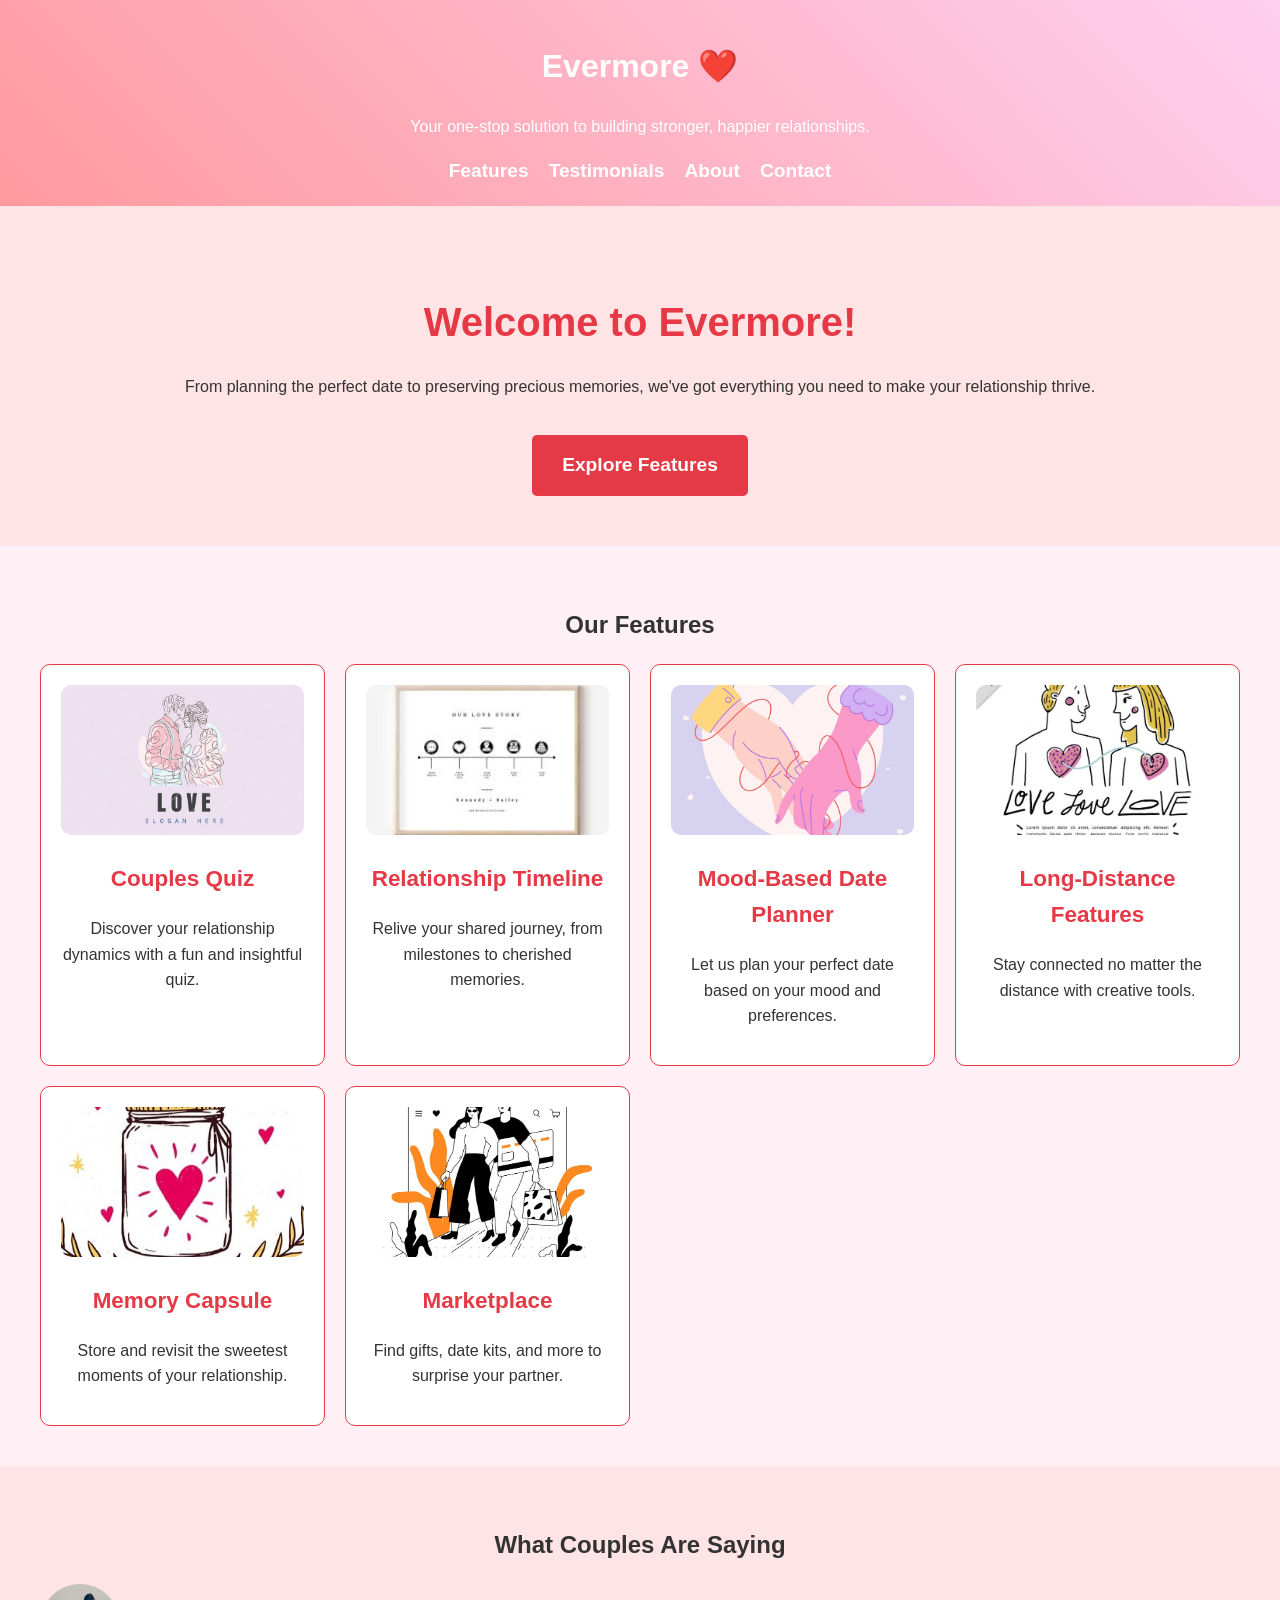
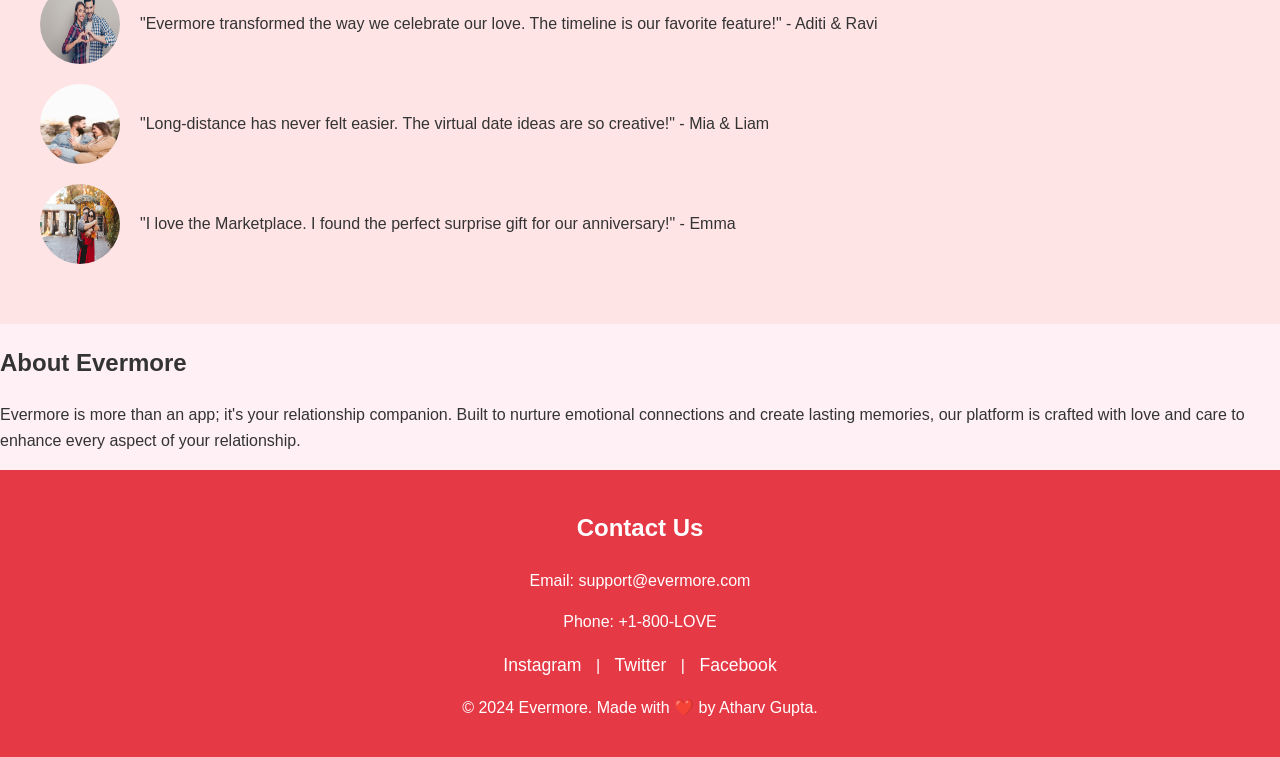
<file: index.html>
<!DOCTYPE html>
<html lang="en">
<head>
    <meta charset="UTF-8">
    <meta name="viewport" content="width=device-width, initial-scale=1.0">
    <title>Evermore - The Couple's App</title>
    <link rel="icon" href="/favicon.png" type="image/x-icon">
    <link rel="stylesheet" href="home.css">
</head>
<body>
    <header>
        <div class="header-content">
            <h1>Evermore ❤️</h1>
            <p>Your one-stop solution to building stronger, happier relationships.</p>
            <nav>
                <ul>
                    <li><a href="#features">Features</a></li>
                    <li><a href="#testimonials">Testimonials</a></li>
                    <li><a href="#about">About</a></li>
                    <li><a href="#contact">Contact</a></li>
                </ul>
            </nav>
        </div>
    </header>

    <section id="hero">
        <h2>Welcome to Evermore!</h2>
        <p>From planning the perfect date to preserving precious memories, we've got everything you need to make your relationship thrive.</p>
               <a href="#features" class="cta-button">Explore Features</a>
    </section>

    <section id="features">
        <h2>Our Features</h2>
        <div class="feature-grid">
            <div class="feature">
                <img src="quiz.jpg" alt="Couples Quiz">
                <h3><a href="quiz.html">Couples Quiz</a></h3>
                <p>Discover your relationship dynamics with a fun and insightful quiz.</p>
            </div>
            <div class="feature">
                <img src="timeline.jpeg" alt="Relationship Timeline">
                <h3><a href="timeline.html">Relationship Timeline</a></h3>
                <p>Relive your shared journey, from milestones to cherished memories.</p>
            </div>
            <div class="feature">
                <img src="date-planner.jpg" alt="Mood-Based Date Planner">
                <h3><a href="dateplan.html">Mood-Based Date Planner</a></h3>
                <p>Let us plan your perfect date based on your mood and preferences.</p>
            </div>
            <div class="feature">
                <img src="long-distance.jpg" alt="Long-Distance Features">
                <h3><a href="LDR.html">Long-Distance Features</a></h3>
                <p>Stay connected no matter the distance with creative tools.</p>
            </div>
            <div class="feature">
                <img src="memory-capsule.jpg" alt="Memory Capsule">
                <h3><a href="memJ.html">Memory Capsule</a></h3>
                <p>Store and revisit the sweetest moments of your relationship.</p>
            </div>
            <div class="feature">
                <img src="marketplace.jpg" alt="Marketplace">
                <h3><a href="market.html">Marketplace</a></h3>
                <p>Find gifts, date kits, and more to surprise your partner.</p>
            </div>
        </div>
    </section>

    <section id="testimonials">
        <h2>What Couples Are Saying</h2>
        <div class="testimonial">
            <img src="testimonial1.jpg" alt="Aditi and Ravi">
            <p>"Evermore transformed the way we celebrate our love. The timeline is our favorite feature!" - Aditi & Ravi</p>
        </div>
        <div class="testimonial">
            <img src="testimonial2.jpg" alt="Mia and Liam">
            <p>"Long-distance has never felt easier. The virtual date ideas are so creative!" - Mia & Liam</p>
        </div>
        <div class="testimonial">
            <img src="testimonial3.jpg" alt="Emma">
            <p>"I love the Marketplace. I found the perfect surprise gift for our anniversary!" - Emma</p>
        </div>
    </section>

    <section id="about">
        <h2>About Evermore</h2>
        <p>Evermore is more than an app; it's your relationship companion. Built to nurture emotional connections and create lasting memories, our platform is crafted with love and care to enhance every aspect of your relationship.</p>
    </section>

    <footer>
        <div id="contact">
            <h2>Contact Us</h2>
            <p>Email: support@evermore.com</p>
            <p>Phone: +1-800-LOVE</p>
        </div>
        <div id="socials">
            <a href="#">Instagram</a> | <a href="#">Twitter</a> | <a href="#">Facebook</a>
        </div>
        <p>© 2024 Evermore. Made with ❤️ by Atharv Gupta.</p>
    </footer>
</body>
</html>
</file>
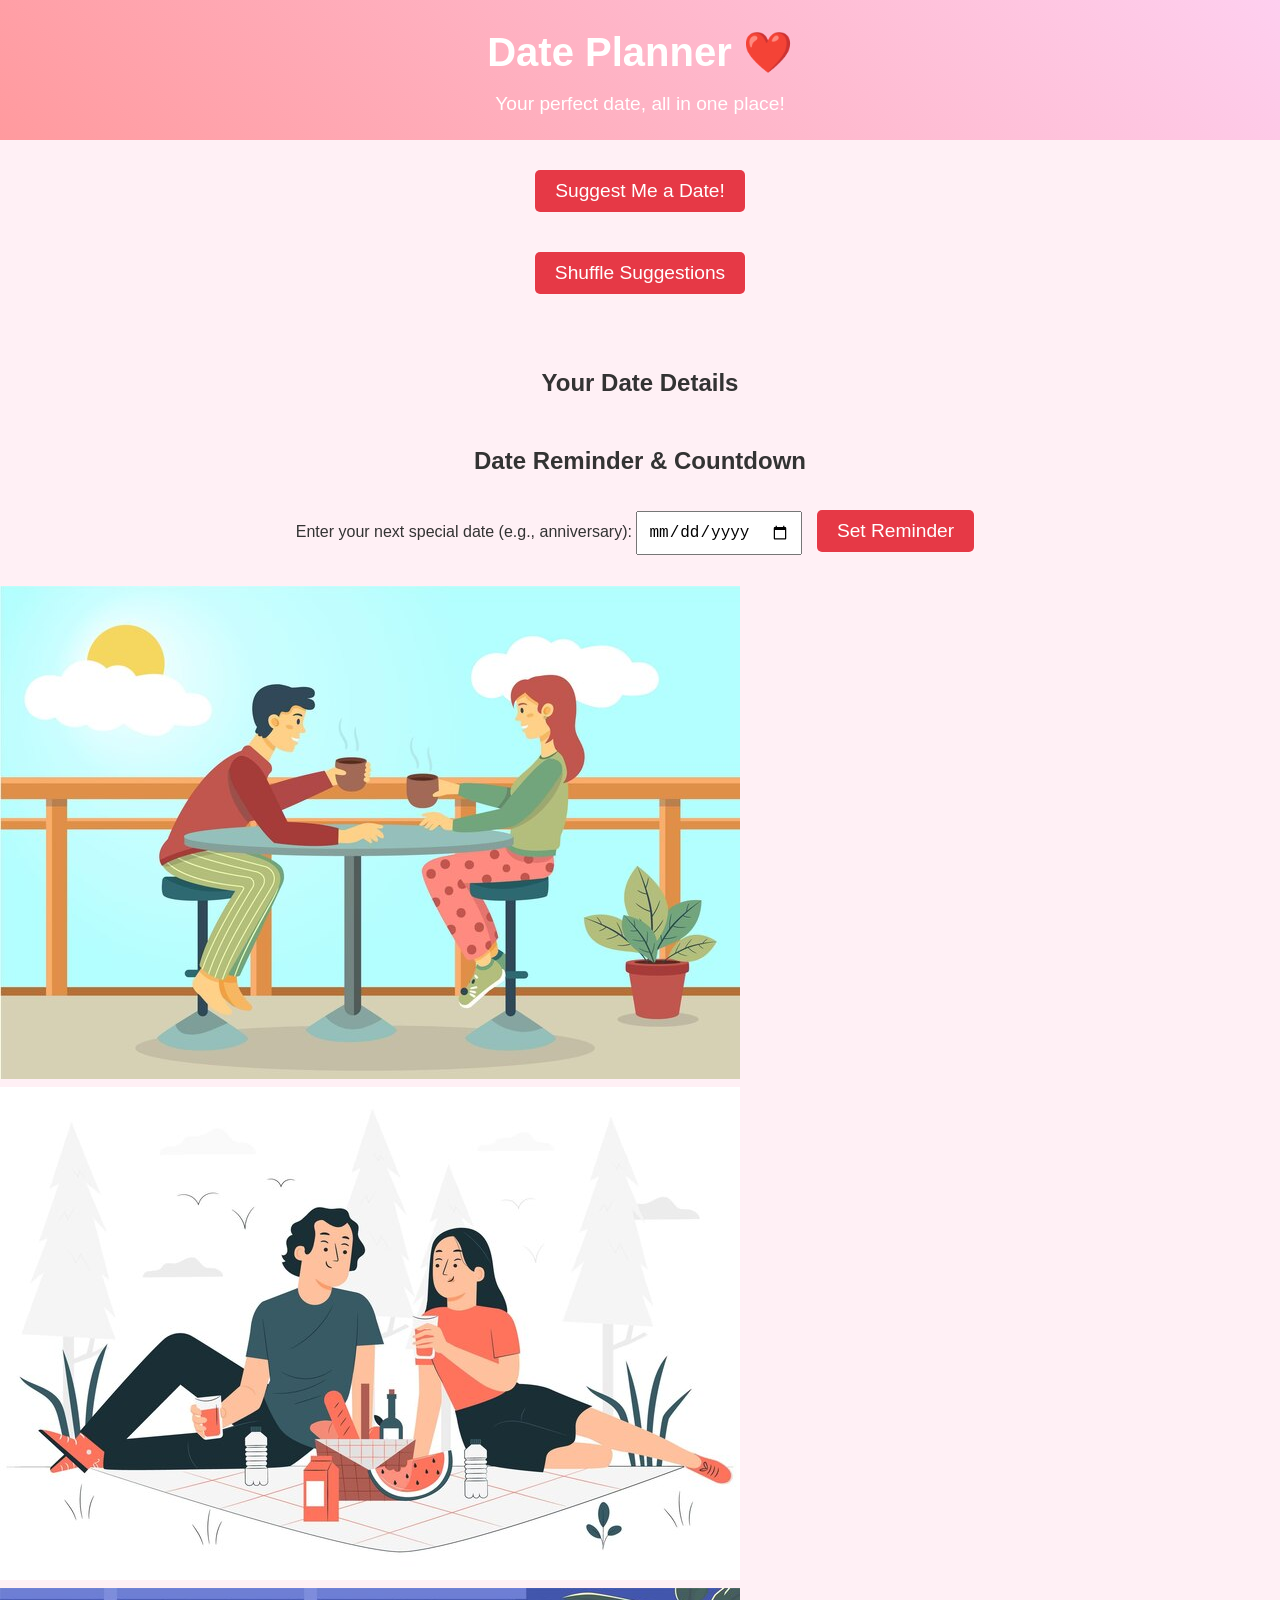
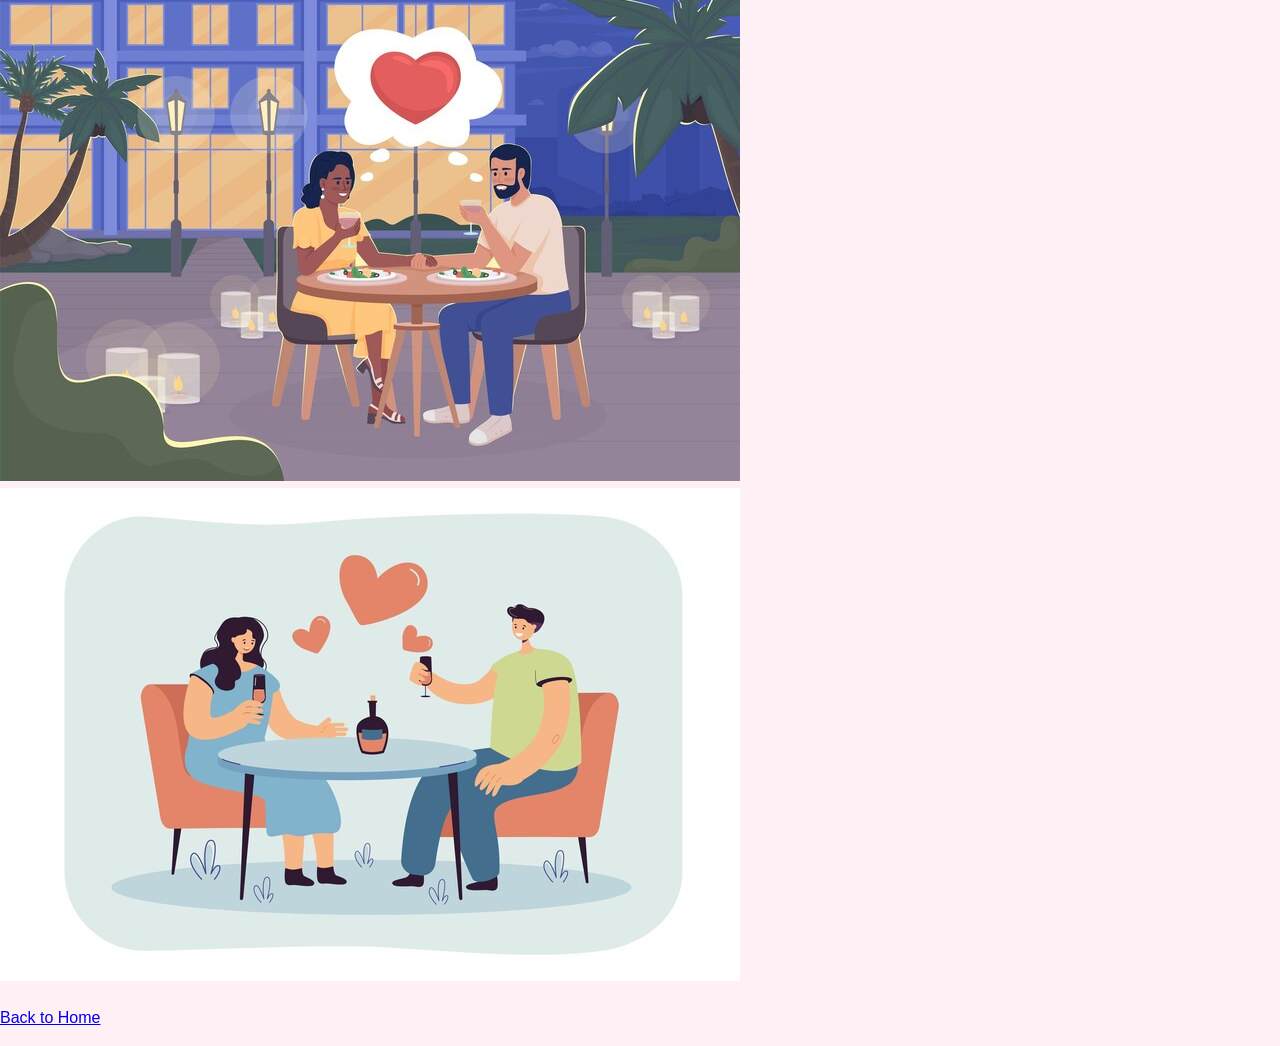
<file: dateplan.html>
<!DOCTYPE html>
<html lang="en">
<head>
    <meta charset="UTF-8">
    <meta name="viewport" content="width=device-width, initial-scale=1.0">
    <title>Mood-Based Date Planner</title>
    <link rel="icon" href="/favicon.png" type="image/x-icon">
    <link rel="stylesheet" href="dateplan.css">
    <script src="dateplan.js" defer></script>
</head>
<body>
    <header>
        <h1>Date Planner ❤️</h1>
        <p>Your perfect date, all in one place!</p>
    </header>

    <main>
        <!-- Date Suggestion Button -->
        <section id="date-suggestions">
            <button onclick="showDateTemplate()">Suggest Me a Date!</button>
            <div id="suggestions-container"></div>
            <button id="shuffle-btn" onclick="shuffleSuggestions()">Shuffle Suggestions</button>
        </section>

        <!-- Pop-up Template -->
        <section id="popup-template">
            <div id="popup-content">
                <h2>Choose Your Date Preferences</h2>
                <label for="date-type">What kind of date are you looking for?</label>
                <select id="date-type">
                    <option value="romantic">Romantic</option>
                    <option value="adventure">Adventurous</option>
                    <option value="fun">Fun & Playful</option>
                    <option value="relaxing">Relaxing</option>
                    <option value="special">Special Event</option>
                </select>

                <label for="budget">What’s your budget?</label>
                <input type="number" id="budget" placeholder="Enter budget in USD">

                <label for="seasonal">Include Seasonal/Event Based Suggestions?</label>
                <input type="checkbox" id="seasonal-events">

                <button onclick="generateDate()">Generate Date</button>
                <button onclick="closePopup()">Cancel</button>
            </div>
        </section>

        <!-- Date Details Display -->
        <section id="date-details">
            <h2>Your Date Details</h2>
            <div id="date-details-content"></div>
        </section>

        <!-- Date Reminder & Countdown -->
        <section id="date-reminder">
            <h2>Date Reminder & Countdown</h2>
            <label for="reminder-date">Enter your next special date (e.g., anniversary):</label>
            <input type="date" id="reminder-date">
            <button onclick="setCountdown()">Set Reminder</button>
            <p id="countdown-timer"></p>
        </section>
        <img src="question4.jpg" alt="Creative activity" class="question-image">
        <img src="question3.jpg" alt="Vacation date" class="question-image">
        <img src="question2.jpg" alt="Romantic dinner" class="question-image">
        <img src="question1.jpg" alt="Relaxing date" class="question-image">
    </main>

    <footer>
        <p><a href="Home.html">Back to Home</a></p>
    </footer>
</body>
</html>
</file>
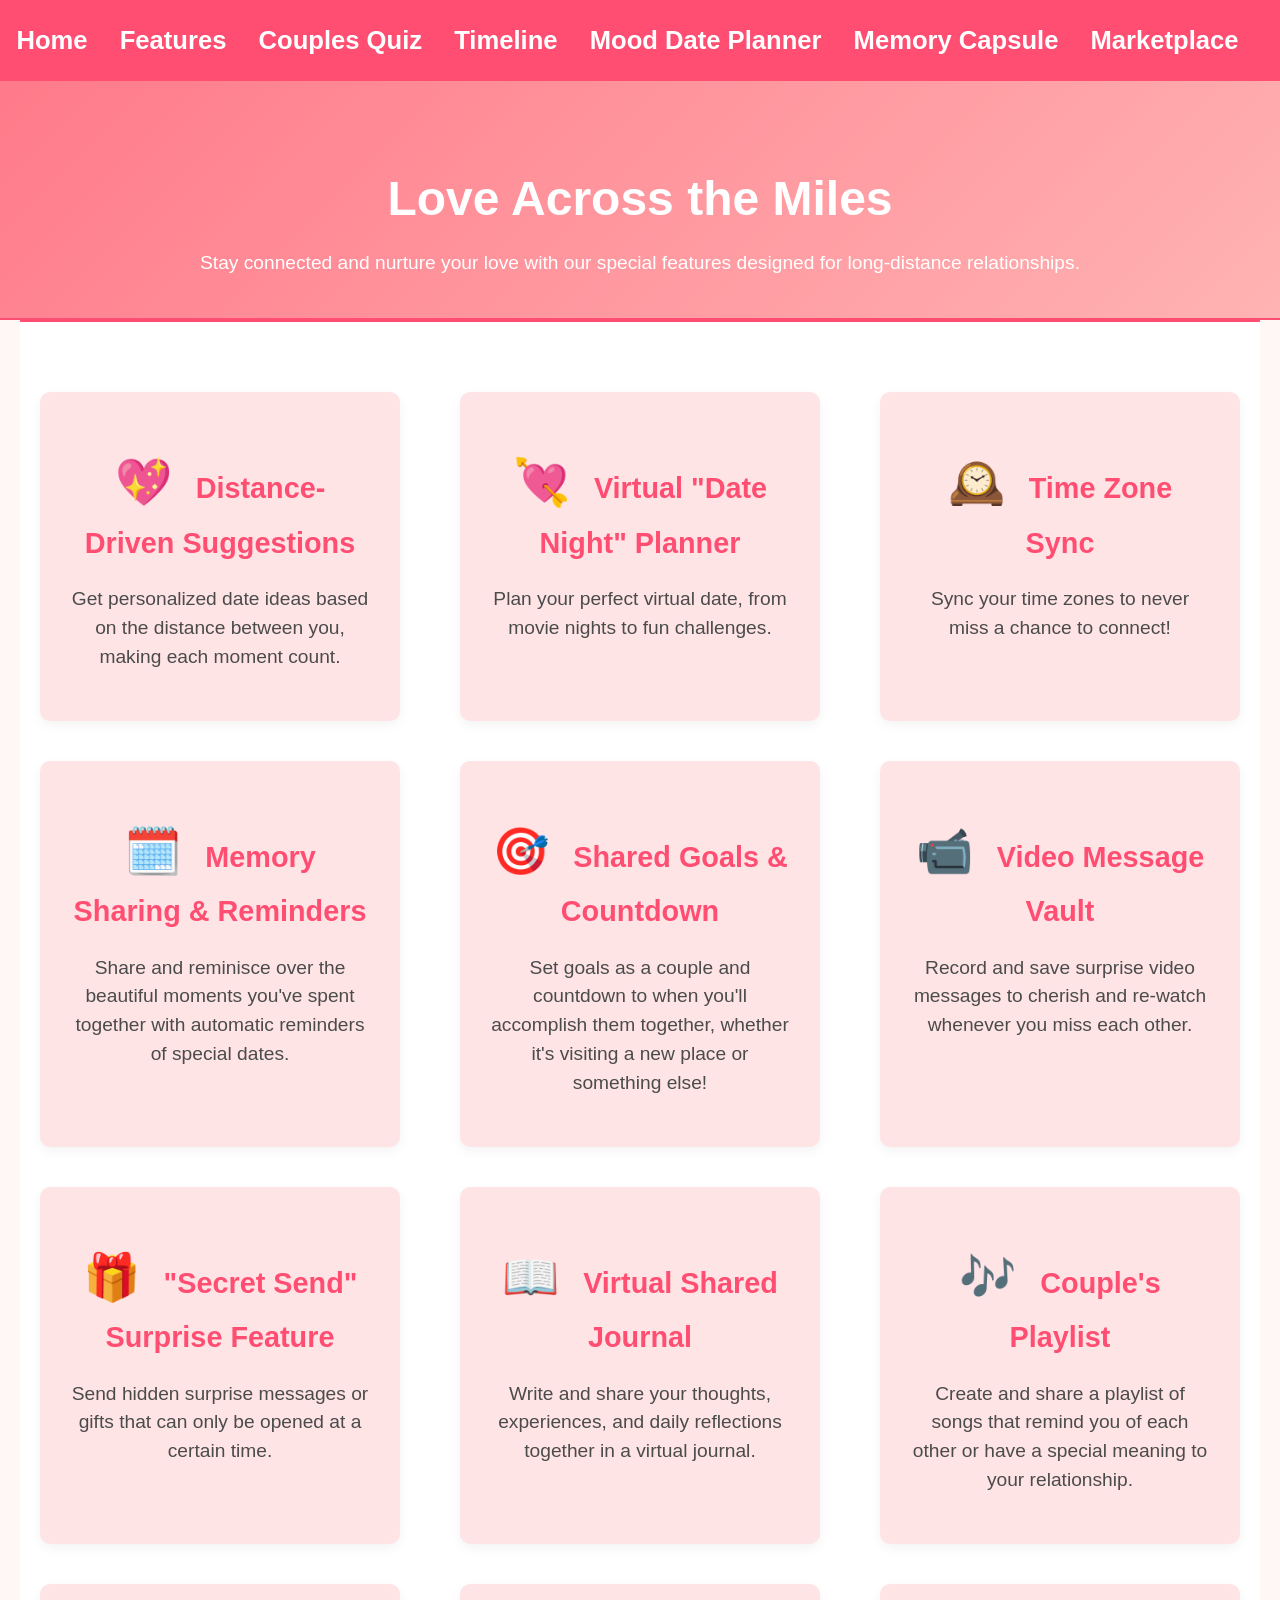
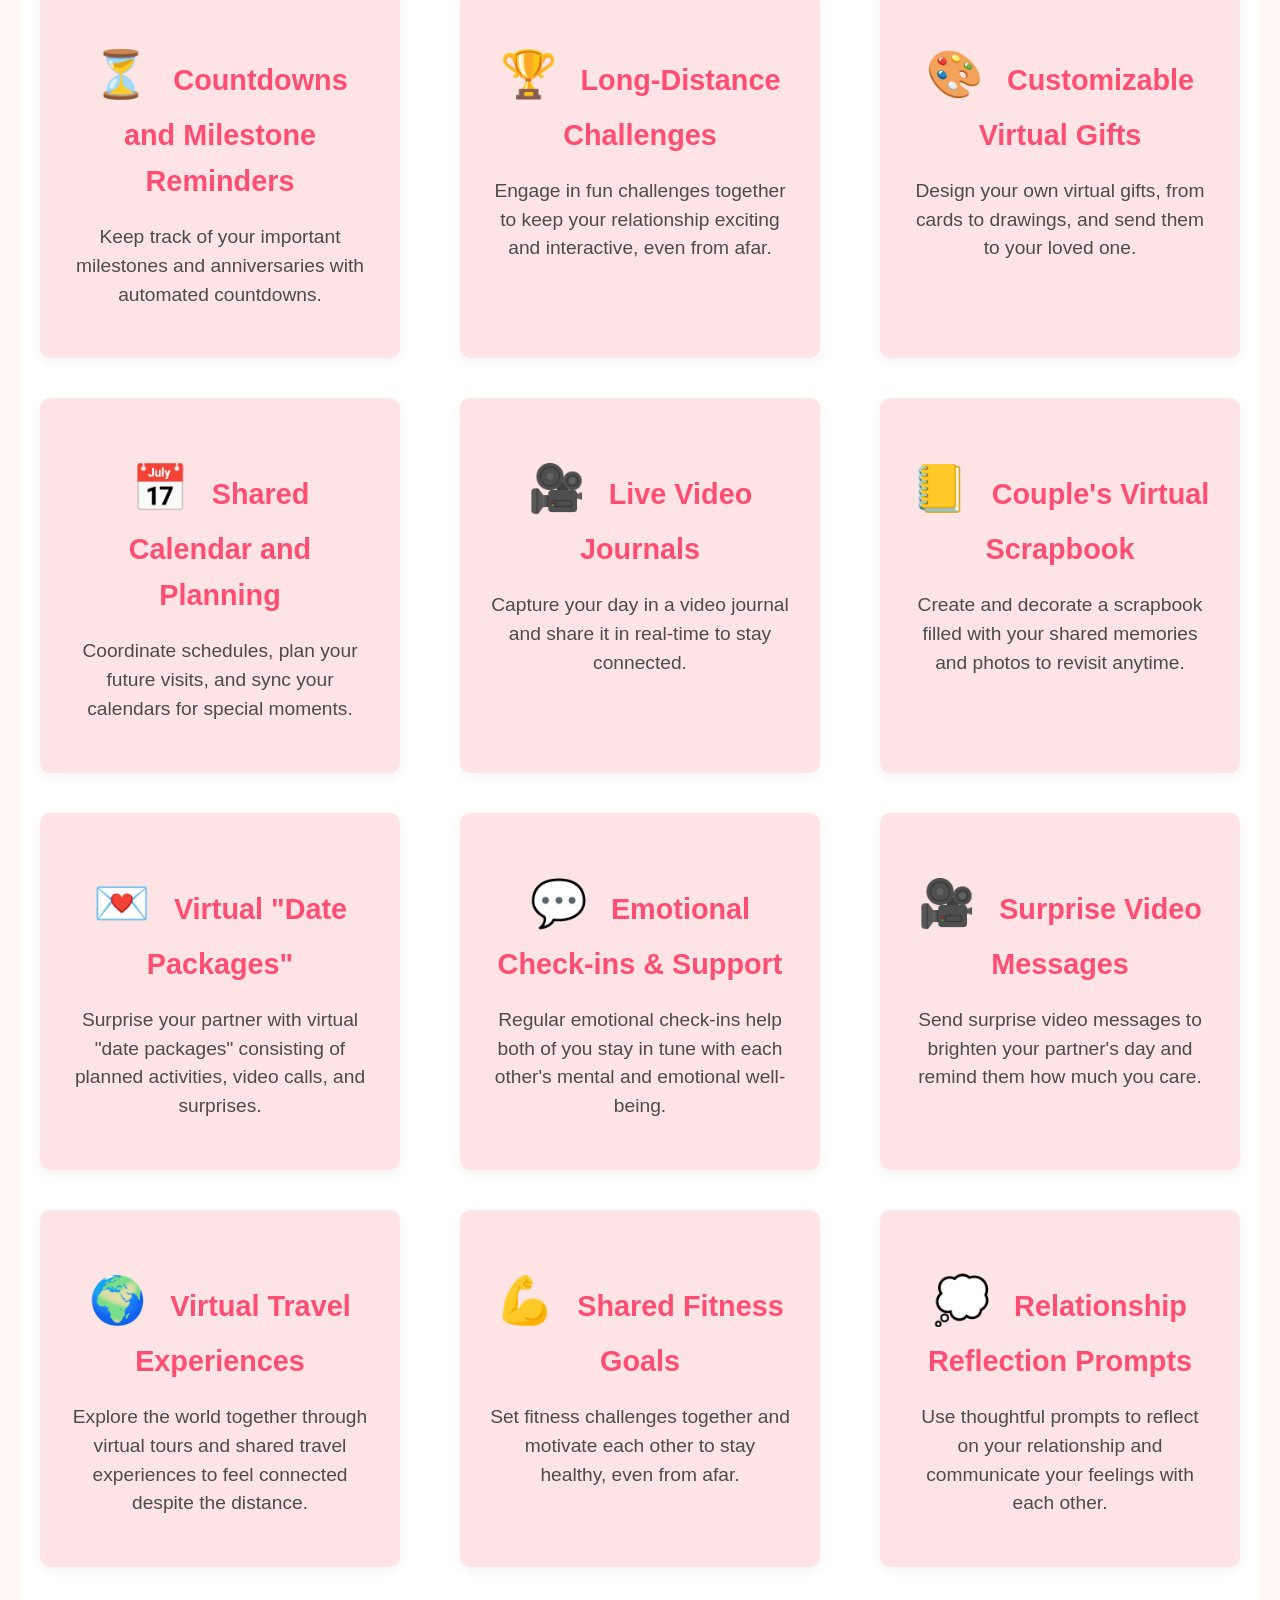
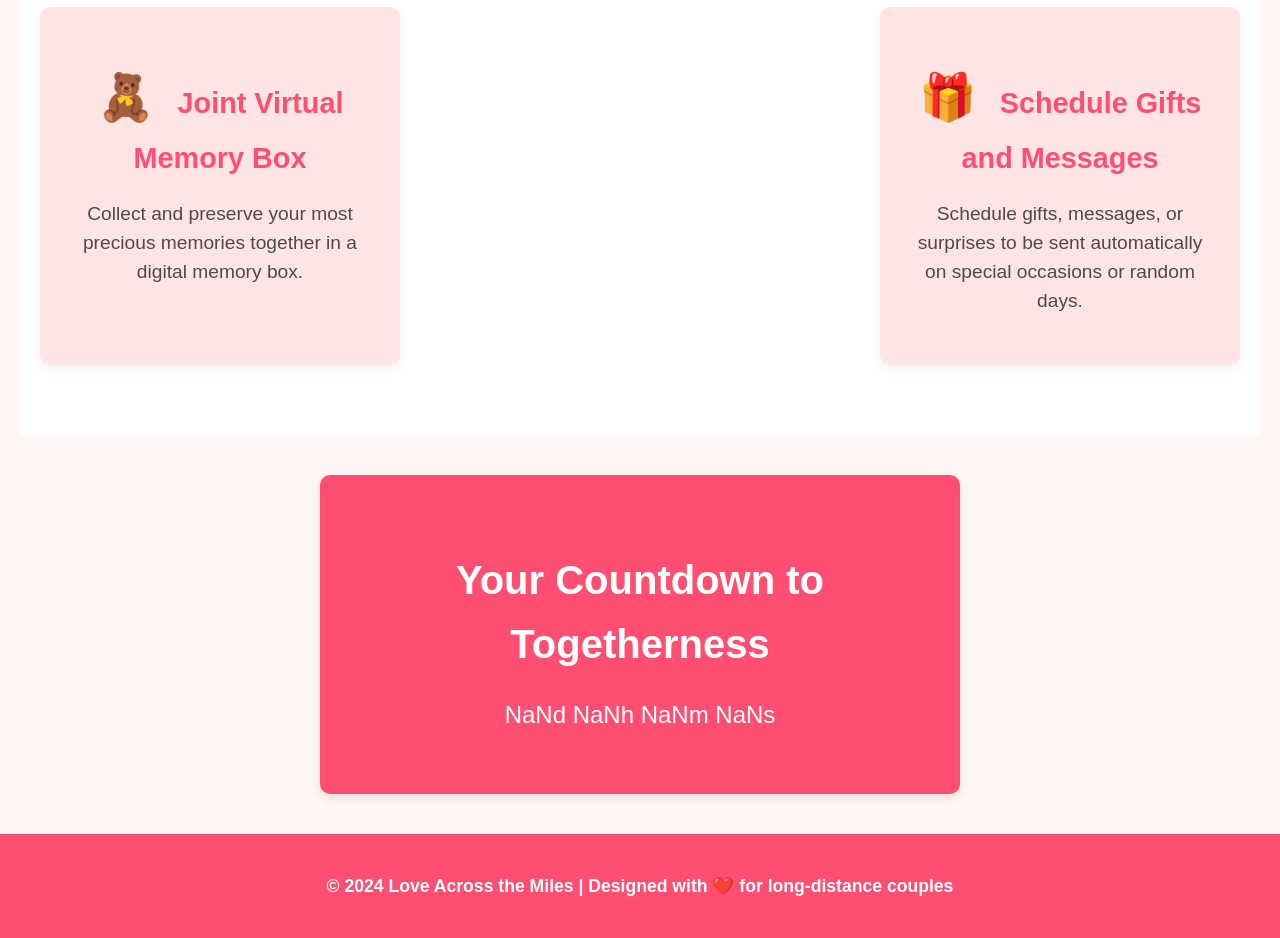
<file: LDR.html>
<!DOCTYPE html>
<html lang="en">
<head>
    <meta charset="UTF-8">
    <meta name="viewport" content="width=device-width, initial-scale=1.0">
    <title>Long-Distance Relationship Features</title>
    <link rel="icon" href="/favicon.png" type="image/x-icon">
    <link href="https://fonts.googleapis.com/css2?family=Great+Vibes&family=Open+Sans:wght@400;600&display=swap" rel="stylesheet">
    <link rel="stylesheet" href="LDR.css">
</head>
<body>
    <header>
        <nav>
            <ul>
                <li><a href="home.html">Home</a></li>
                <li><a href="features.html">Features</a></li>
                <li><a href="quiz.html">Couples Quiz</a></li>
                <li><a href="timeline.html">Timeline</a></li>
                <li><a href="dateplan.html">Mood Date Planner</a></li>
                <li><a href="memJ.html">Memory Capsule</a></li>
                <li><a href="market.html">Marketplace</a></li>
            </ul>
        </nav>
    </header>

    <main>
        <section class="intro">
            <h1>Love Across the Miles</h1>
            <p>Stay connected and nurture your love with our special features designed for long-distance relationships.</p>
        </section>

        <section class="features">
            <!-- Feature 1: Distance-Driven Suggestions -->
            <div class="feature">
                <h2><span class="heart">💖</span> Distance-Driven Suggestions</h2>
                <p>Get personalized date ideas based on the distance between you, making each moment count.</p>
            </div>

            <!-- Feature 2: Virtual "Date Night" Planner -->
            <div class="feature">
                <h2><span class="heart">💘</span> Virtual "Date Night" Planner</h2>
                <p>Plan your perfect virtual date, from movie nights to fun challenges.</p>
            </div>

            <!-- Feature 3: Time Zone Sync -->
            <div class="feature">
                <h2><span class="heart">🕰️</span> Time Zone Sync</h2>
                <p>Sync your time zones to never miss a chance to connect!</p>
            </div>

            <!-- Feature 4: Memory Sharing & Reminders -->
            <div class="feature">
                <h2><span class="heart">🗓️</span> Memory Sharing & Reminders</h2>
                <p>Share and reminisce over the beautiful moments you've spent together with automatic reminders of special dates.</p>
            </div>

            <!-- Feature 5: Shared Goals & Countdown -->
            <div class="feature">
                <h2><span class="heart">🎯</span> Shared Goals & Countdown</h2>
                <p>Set goals as a couple and countdown to when you'll accomplish them together, whether it's visiting a new place or something else!</p>
            </div>

            <!-- Feature 6: Video Message Vault -->
            <div class="feature">
                <h2><span class="heart">📹</span> Video Message Vault</h2>
                <p>Record and save surprise video messages to cherish and re-watch whenever you miss each other.</p>
            </div>

            <!-- Feature 7: "Secret Send" Surprise Feature -->
            <div class="feature">
                <h2><span class="heart">🎁</span> "Secret Send" Surprise Feature</h2>
                <p>Send hidden surprise messages or gifts that can only be opened at a certain time.</p>
            </div>

            <!-- Feature 8: Virtual Shared Journal -->
            <div class="feature">
                <h2><span class="heart">📖</span> Virtual Shared Journal</h2>
                <p>Write and share your thoughts, experiences, and daily reflections together in a virtual journal.</p>
            </div>

            <!-- Feature 9: Couple's Playlist -->
            <div class="feature">
                <h2><span class="heart">🎶</span> Couple's Playlist</h2>
                <p>Create and share a playlist of songs that remind you of each other or have a special meaning to your relationship.</p>
            </div>

            <!-- Feature 10: Countdowns and Milestone Reminders -->
            <div class="feature">
                <h2><span class="heart">⏳</span> Countdowns and Milestone Reminders</h2>
                <p>Keep track of your important milestones and anniversaries with automated countdowns.</p>
            </div>

            <!-- Feature 11: Long-Distance Challenges -->
            <div class="feature">
                <h2><span class="heart">🏆</span> Long-Distance Challenges</h2>
                <p>Engage in fun challenges together to keep your relationship exciting and interactive, even from afar.</p>
            </div>

            <!-- Feature 12: Customizable Virtual Gifts -->
            <div class="feature">
                <h2><span class="heart">🎨</span> Customizable Virtual Gifts</h2>
                <p>Design your own virtual gifts, from cards to drawings, and send them to your loved one.</p>
            </div>

            <!-- Feature 13: Shared Calendar and Planning -->
            <div class="feature">
                <h2><span class="heart">📅</span> Shared Calendar and Planning</h2>
                <p>Coordinate schedules, plan your future visits, and sync your calendars for special moments.</p>
            </div>

            <!-- Feature 14: Live Video Journals -->
            <div class="feature">
                <h2><span class="heart">🎥</span> Live Video Journals</h2>
                <p>Capture your day in a video journal and share it in real-time to stay connected.</p>
            </div>

            <!-- Feature 15: Couple's Virtual Scrapbook -->
            <div class="feature">
                <h2><span class="heart">📒</span> Couple's Virtual Scrapbook</h2>
                <p>Create and decorate a scrapbook filled with your shared memories and photos to revisit anytime.</p>
            </div>

            <!-- Feature 16: Virtual "Date Packages" -->
            <div class="feature">
                <h2><span class="heart">💌</span> Virtual "Date Packages"</h2>
                <p>Surprise your partner with virtual "date packages" consisting of planned activities, video calls, and surprises.</p>
            </div>

            <!-- Feature 17: Emotional Check-ins & Support -->
            <div class="feature">
                <h2><span class="heart">💬</span> Emotional Check-ins & Support</h2>
                <p>Regular emotional check-ins help both of you stay in tune with each other's mental and emotional well-being.</p>
            </div>

            <!-- Feature 18: Surprise Video Messages -->
            <div class="feature">
                <h2><span class="heart">🎥</span> Surprise Video Messages</h2>
                <p>Send surprise video messages to brighten your partner's day and remind them how much you care.</p>
            </div>

            <!-- Feature 19: Virtual Travel Experiences -->
            <div class="feature">
                <h2><span class="heart">🌍</span> Virtual Travel Experiences</h2>
                <p>Explore the world together through virtual tours and shared travel experiences to feel connected despite the distance.</p>
            </div>

            <!-- Feature 20: Shared Fitness Goals -->
            <div class="feature">
                <h2><span class="heart">💪</span> Shared Fitness Goals</h2>
                <p>Set fitness challenges together and motivate each other to stay healthy, even from afar.</p>
            </div>

            <!-- Feature 21: Relationship Reflection Prompts -->
            <div class="feature">
                <h2><span class="heart">💭</span> Relationship Reflection Prompts</h2>
                <p>Use thoughtful prompts to reflect on your relationship and communicate your feelings with each other.</p>
            </div>

            <!-- Feature 22: Joint Virtual Memory Box -->
            <div class="feature">
                <h2><span class="heart">🧸</span> Joint Virtual Memory Box</h2>
                <p>Collect and preserve your most precious memories together in a digital memory box.</p>
            </div>

            <!-- Feature 23: Schedule Gifts and Messages -->
            <div class="feature">
                <h2><span class="heart">🎁</span> Schedule Gifts and Messages</h2>
                <p>Schedule gifts, messages, or surprises to be sent automatically on special occasions or random days.</p>
            </div>
        </section>

        <!-- Countdown Section -->
        <section class="countdown">
            <h2>Your Countdown to Togetherness</h2>
            <p>Counting down to your next reunion? We’ve got you covered.</p>
            <div id="countdown-timer"></div>
        </section>
    </main>

    <footer>
        <p>&copy; 2024 Love Across the Miles | Designed with ❤️ for long-distance couples</p>
    </footer>

    <script src="LDR.js"></script>
</body>
</html>
</file>
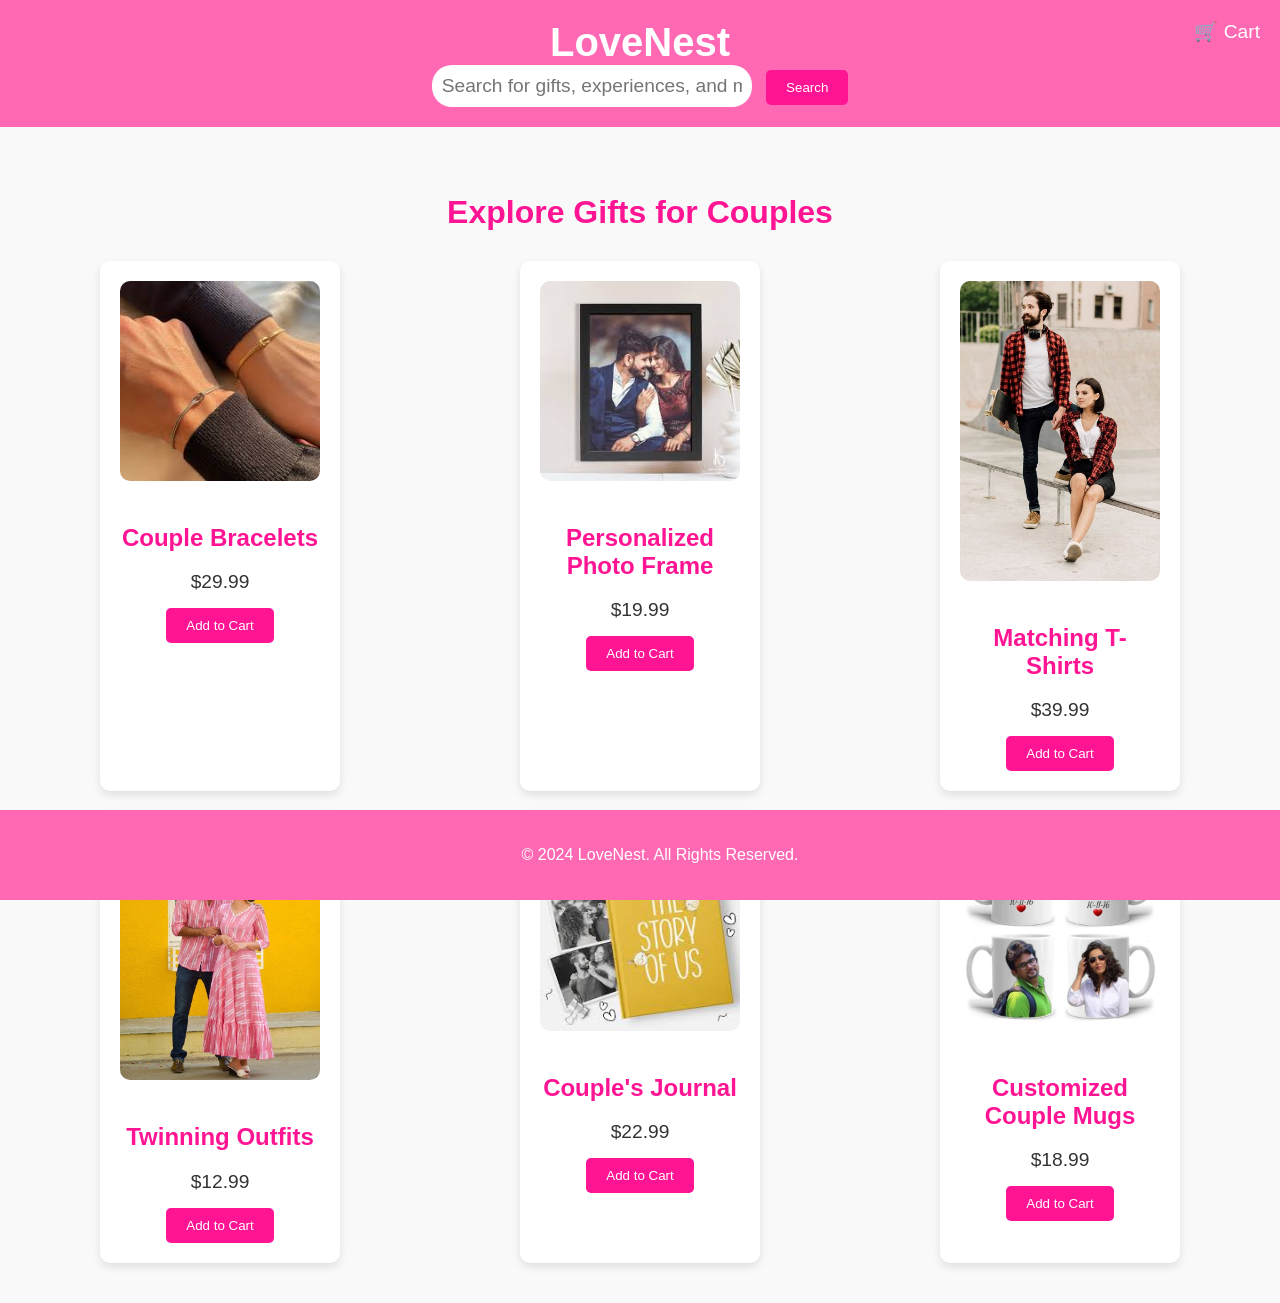
<file: market.html>
<!DOCTYPE html>
<html lang="en">
<head>
    <meta charset="UTF-8">
    <meta name="viewport" content="width=device-width, initial-scale=1.0">
    <title>Couple's Marketplace</title>
    <link rel="icon" href="/favicon.png" type="image/x-icon">
    <link rel="stylesheet" href="market.css">
</head>
<body>

    <header>
        <div class="logo">
            <h1>LoveNest</h1>
        </div>
        <div class="search-bar">
            <input type="text" placeholder="Search for gifts, experiences, and more..." />
            <button>Search</button>
        </div>
        <div class="cart">
            <span>🛒 Cart</span>
        </div>
    </header>

    <main>
        <h2>Explore Gifts for Couples</h2>
        <div class="products">
            <!-- Product Cards -->
            <div class="product">
                <img src="m1.jpeg" alt="Couple Bracelet">
                <h3>Couple Bracelets</h3>
                <p>$29.99</p>
                <button class="add-to-cart">Add to Cart</button>
            </div>

            <div class="product">
                <img src="m2.jpeg" alt="Personalized Photo Frame">
                <h3>Personalized Photo Frame</h3>
                <p>$19.99</p>
                <button class="add-to-cart">Add to Cart</button>
            </div>

            <div class="product">
                <img src="m3.jpg" alt="Matching T-Shirts">
                <h3>Matching T-Shirts</h3>
                <p>$39.99</p>
                <button class="add-to-cart">Add to Cart</button>
            </div>

            <div class="product">
                <img src="m4.jpg" alt="Outfits">
                <h3>Twinning Outfits</h3>
                <p>$12.99</p>
                <button class="add-to-cart">Add to Cart</button>
            </div>

            <div class="product">
                <img src="m5.jpeg" alt="Couple's Journal">
                <h3>Couple's Journal</h3>
                <p>$22.99</p>
                <button class="add-to-cart">Add to Cart</button>
            </div>

            <div class="product">
                <img src="m6.jpg" alt="Customized Couple Mugs">
                <h3>Customized Couple Mugs</h3>
                <p>$18.99</p>
                <button class="add-to-cart">Add to Cart</button>
            </div>
        </div>
    </main>

    <footer>
        <p>&copy; 2024 LoveNest. All Rights Reserved.</p>
    </footer>

    <script src="market.js"></script>
</body>
</html>
</file>
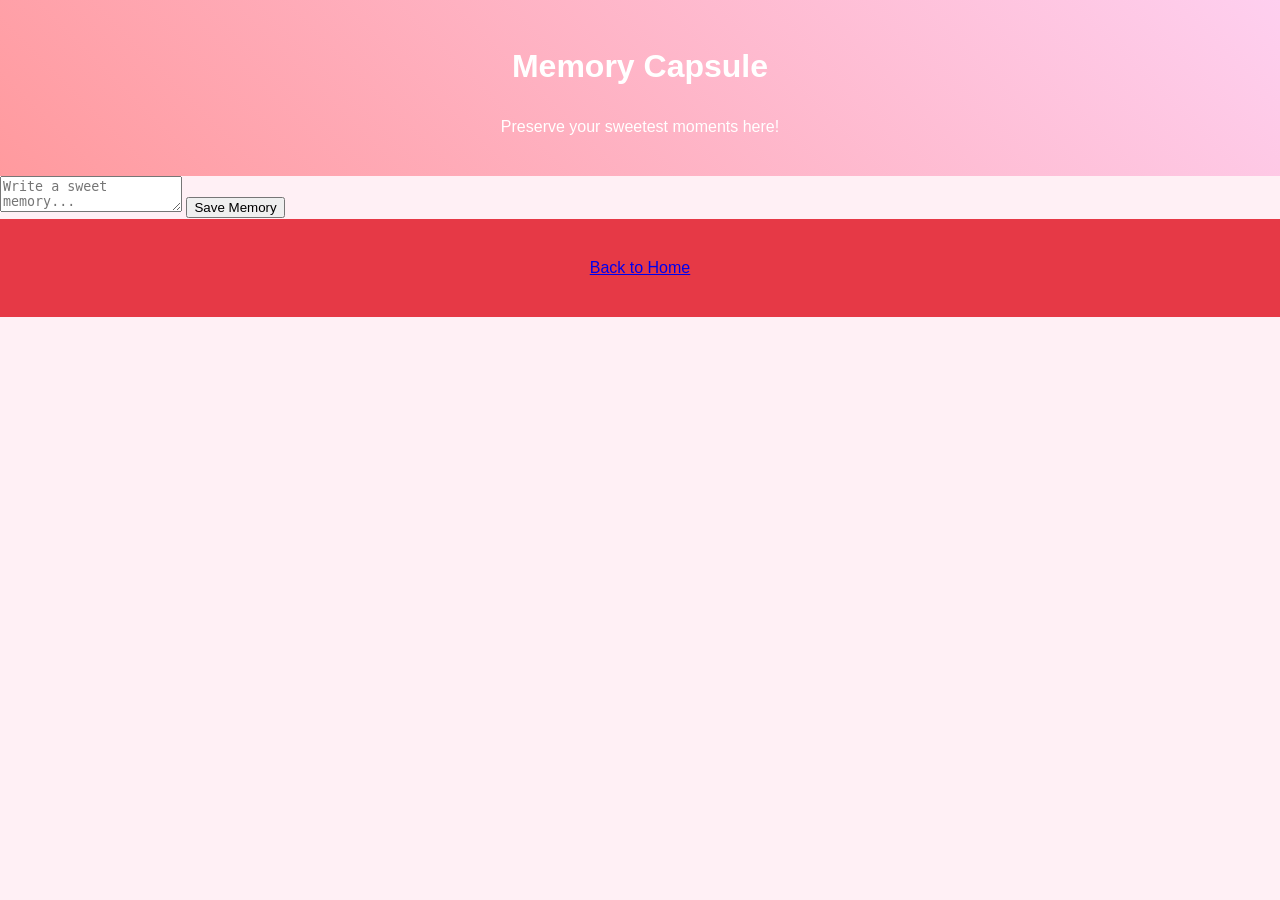
<file: memJ.html>
<!DOCTYPE html>
<html lang="en">
<head>
    <meta charset="UTF-8">
    <meta name="viewport" content="width=device-width, initial-scale=1.0">
    <title>Memory Capsule</title>
    <link rel="icon" href="/favicon.png" type="image/x-icon">
    <link rel="stylesheet" href="home.css">
    <script src="memJ.js" defer></script>
</head>
<body>
    <header>
        <h1>Memory Capsule</h1>
        <p>Preserve your sweetest moments here!</p>
    </header>
    <main>
        <textarea id="memory" placeholder="Write a sweet memory..."></textarea>
        <button onclick="saveMemory()">Save Memory</button>
        <div id="saved-memories"></div>
    </main>
    <footer>
        <p><a href="Home.html">Back to Home</a></p>
    </footer>
</body>
</html>
</file>
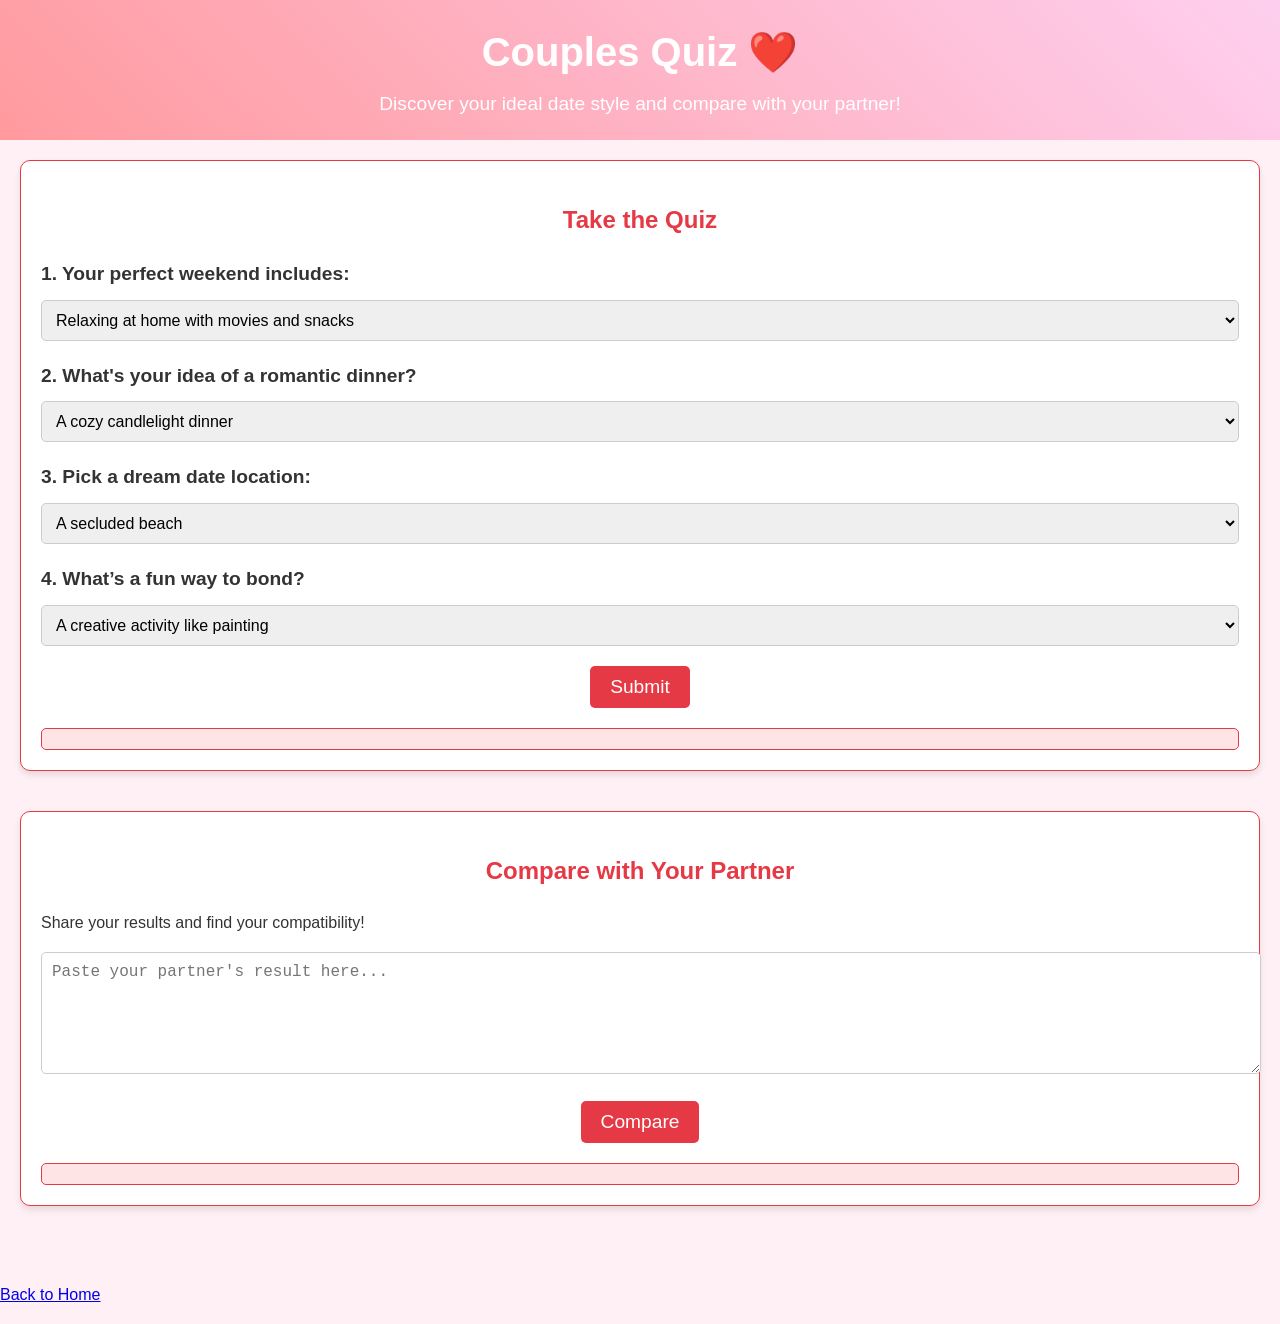
<file: quiz.html>
<!DOCTYPE html>
<html lang="en">
<head>
    <meta charset="UTF-8">
    <meta name="viewport" content="width=device-width, initial-scale=1.0">
    <title>Couples Quiz</title>
    <link rel="icon" href="/favicon.png" type="image/x-icon">
    <link rel="stylesheet" href="quiz.css">
    <script src="quiz.js" defer></script>
</head>
<body>
    <header>
        <h1>Couples Quiz ❤️</h1>
        <p>Discover your ideal date style and compare with your partner!</p>
    </header>

    <main>
        <section id="quiz-section">
            <h2>Take the Quiz</h2>
            <form id="quiz-form">
                <div class="question">
                    
                    <label>1. Your perfect weekend includes:</label>
                    <select id="q1">
                        <option value="relaxing">Relaxing at home with movies and snacks</option>
                        <option value="adventurous">An adventurous outdoor activity</option>
                        <option value="social">Socializing with friends at a party</option>
                    </select>
                </div>

                <div class="question">
                    
                    <label>2. What's your idea of a romantic dinner?</label>
                    <select id="q2">
                        <option value="candlelight">A cozy candlelight dinner</option>
                        <option value="streetfood">Exploring street food stalls together</option>
                        <option value="diy">Cooking together at home</option>
                    </select>
                </div>

                <div class="question">
                   
                    <label>3. Pick a dream date location:</label>
                    <select id="q3">
                        <option value="beach">A secluded beach</option>
                        <option value="mountains">A serene mountain cabin</option>
                        <option value="city">A vibrant city full of life</option>
                    </select>
                </div>

                <div class="question">
                    
                    <label>4. What’s a fun way to bond?</label>
                    <select id="q4">
                        <option value="painting">A creative activity like painting</option>
                        <option value="gaming">Competing in a fun game or sport</option>
                        <option value="dancing">Dancing together to your favorite tunes</option>
                    </select>
                </div>

                <button type="button" onclick="calculateResult()">Submit</button>
            </form>

            <div id="result"></div>
        </section>

        <section id="compare-section">
            <h2>Compare with Your Partner</h2>
            <p>Share your results and find your compatibility!</p>
            <textarea id="partner-results" placeholder="Paste your partner's result here..."></textarea>
            <button type="button" onclick="compareResults()">Compare</button>
            <div id="comparison-result"></div>
        </section>
    </main>

    <footer>
        <p><a href="Home.html">Back to Home</a></p>
    </footer>
</body>
</html>
</file>
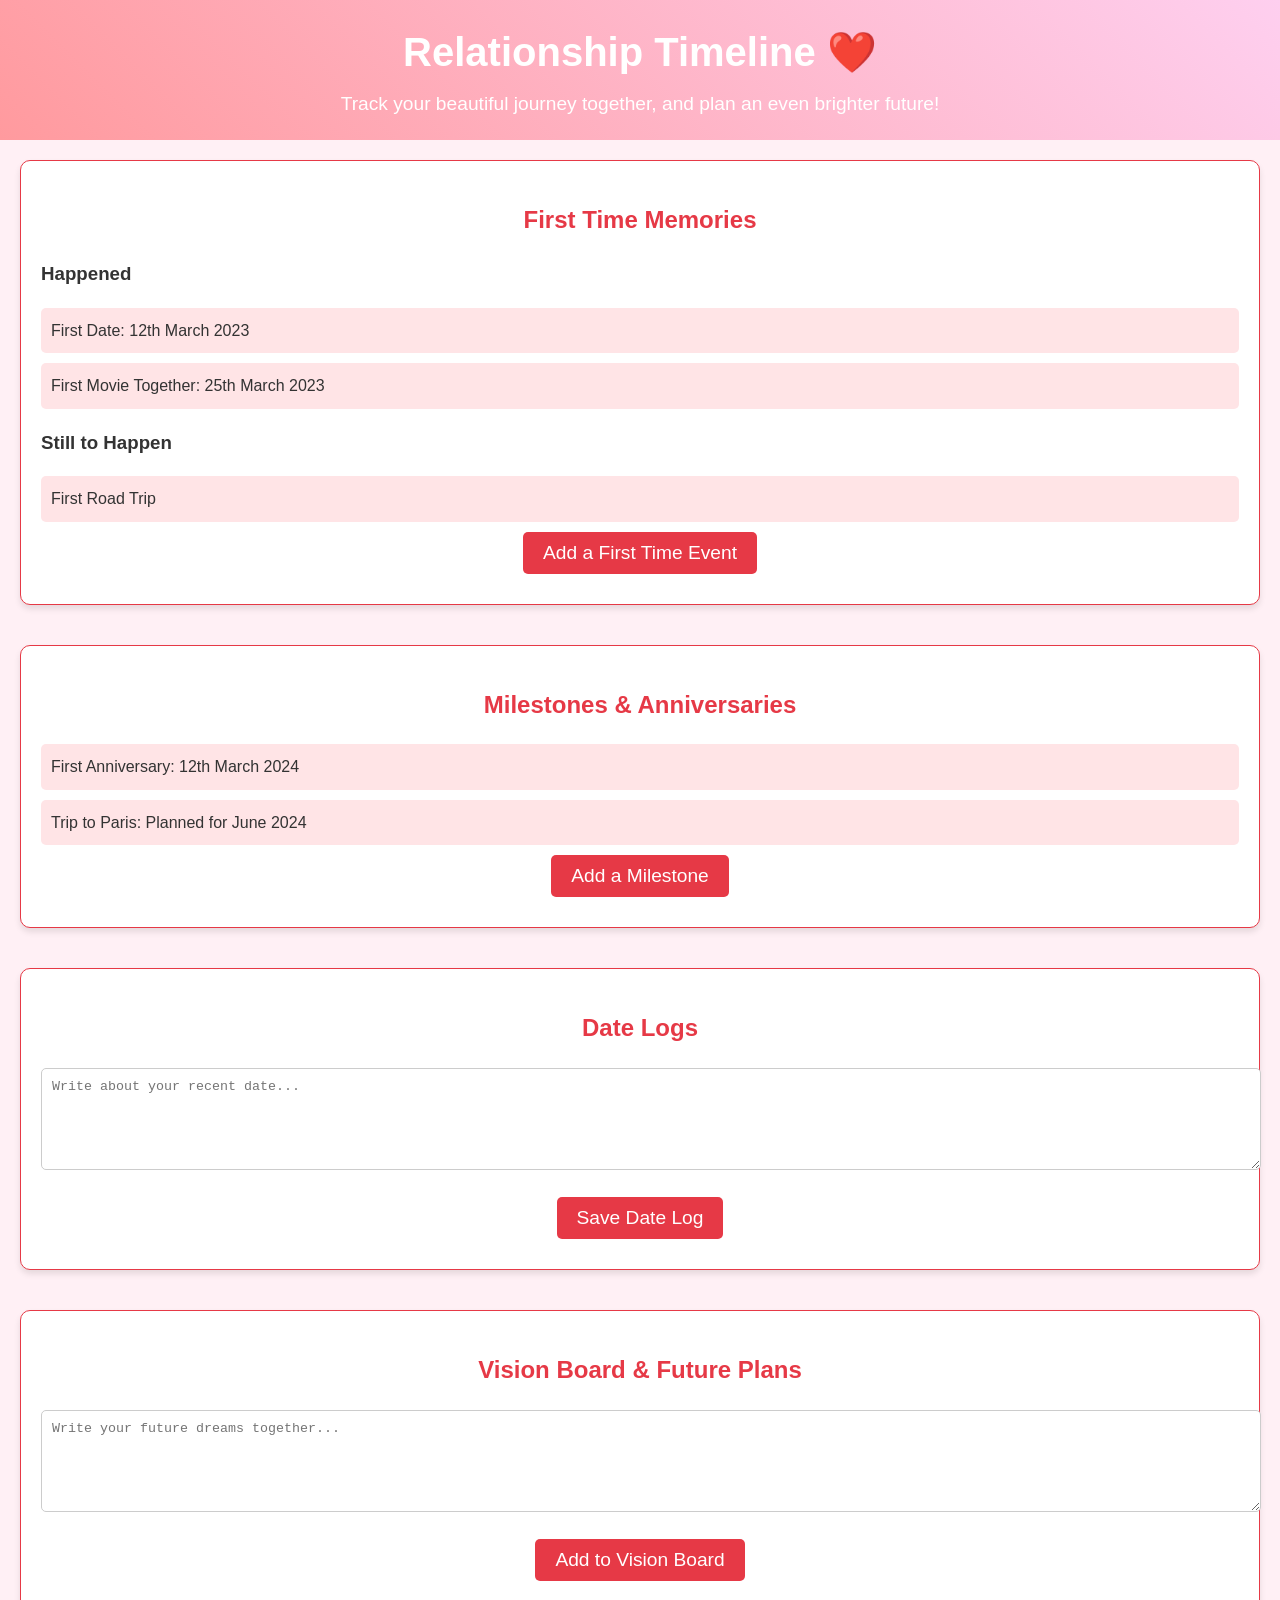
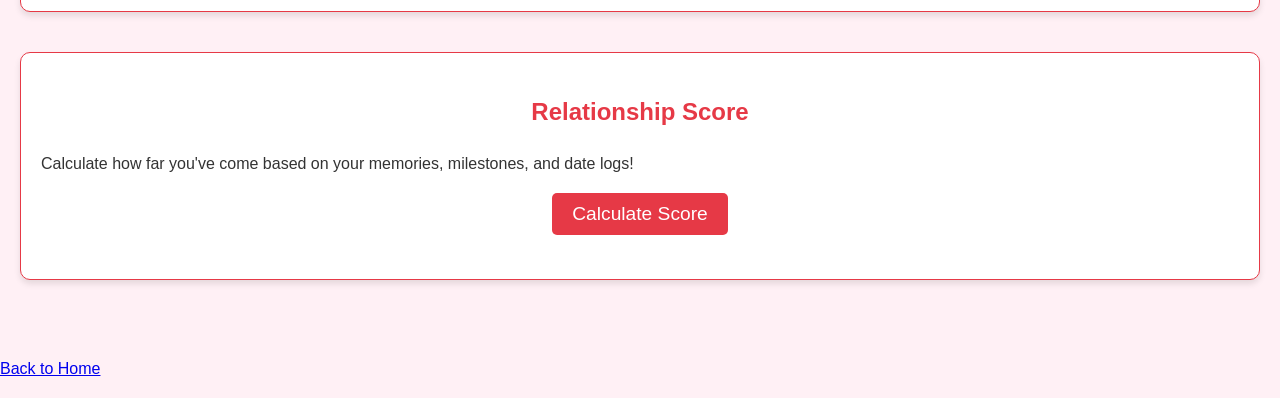
<file: timeline.html>
<!DOCTYPE html>
<html lang="en">
<head>
    <meta charset="UTF-8">
    <meta name="viewport" content="width=device-width, initial-scale=1.0">
    <title>Relationship Timeline</title>
    <link rel="icon" href="/favicon.png" type="image/x-icon">
    <link rel="stylesheet" href="timeline.css">
    <script src="timeline.js" defer></script>
</head>
<body>
    <header>
        <h1>Relationship Timeline ❤️</h1>
        <p>Track your beautiful journey together, and plan an even brighter future!</p>
    </header>

    <main>
        <!-- First Time Memories -->
        <section id="first-times">
            <h2>First Time Memories</h2>
            <div class="category">
                <h3>Happened</h3>
                <ul id="happened-list">
                    <li>First Date: 12th March 2023</li>
                    <li>First Movie Together: 25th March 2023</li>
                </ul>
                <h3>Still to Happen</h3>
                <ul id="still-to-happen-list">
                    <li>First Road Trip</li>
                </ul>
                <button onclick="addFirstTime()">Add a First Time Event</button>
            </div>
        </section>

        <!-- Milestones -->
        <section id="milestones">
            <h2>Milestones & Anniversaries</h2>
            <div class="category">
                <ul id="milestones-list">
                    <li>First Anniversary: 12th March 2024</li>
                    <li>Trip to Paris: Planned for June 2024</li>
                </ul>
                <button onclick="addMilestone()">Add a Milestone</button>
            </div>
        </section>

        <!-- Date Logs -->
        <section id="date-logs">
            <h2>Date Logs</h2>
            <textarea id="date-log-input" placeholder="Write about your recent date..."></textarea>
            <button onclick="addDateLog()">Save Date Log</button>
            <ul id="date-logs-list"></ul>
        </section>

        <!-- Vision Board -->
        <section id="vision-board">
            <h2>Vision Board & Future Plans</h2>
            <textarea id="vision-input" placeholder="Write your future dreams together..."></textarea>
            <button onclick="addVision()">Add to Vision Board</button>
            <ul id="vision-list"></ul>
        </section>

        <!-- Relationship Score -->
        <section id="relationship-score">
            <h2>Relationship Score</h2>
            <p>Calculate how far you've come based on your memories, milestones, and date logs!</p>
            <button onclick="calculateScore()">Calculate Score</button>
            <p id="score-display"></p>
        </section>
    </main>

    <footer>
        <p><a href="Home.html">Back to Home</a></p>
    </footer>
</body>
</html>
</file>
<file: home.css>
/* General Styling */
body {
    font-family: 'Arial', sans-serif;
    margin: 0;
    padding: 0;
    background-color: #fff0f5;
    color: #333;
    line-height: 1.6;
}

/* Header Styling */
header {
    background: linear-gradient(45deg, #ff9a9e, #fecfef);
    color: white;
    text-align: center;
    padding: 20px;
}

header .header-content nav ul {
    list-style: none;
    padding: 0;
    margin: 0;
    display: flex;
    justify-content: center;
    gap: 20px;
}

header nav ul li a {
    text-decoration: none;
    color: white;
    font-weight: bold;
    font-size: 1.2em;
}

header nav ul li a:hover {
    text-decoration: underline;
}

/* Hero Section */
#hero {
    text-align: center;
    padding: 50px;
    background-color: #ffe4e6;
}

.hero-image {
    width: 100%;
    max-width: 500px;
    margin: 20px auto;
    border-radius: 10px;
}

#hero h2 {
    font-size: 2.5rem;
    color: #e63946;
    margin-bottom: 20px;
}

#hero .cta-button {
    display: inline-block;
    margin-top: 20px;
    padding: 15px 30px;
    background-color: #e63946;
    color: white;
    text-decoration: none;
    border-radius: 5px;
    font-weight: bold;
    font-size: 1.2em;
}

#hero .cta-button:hover {
    background-color: #d62828;
}

/* Features Section */
#features {
    padding: 40px;
    text-align: center;
}

.feature-grid {
    display: grid;
    grid-template-columns: repeat(auto-fit, minmax(250px, 1fr));
    gap: 20px;
}

.feature {
    padding: 20px;
    border: 1px solid #e63946;
    border-radius: 10px;
    background-color: #fff;
    text-align: center;
}

.feature img {
    width: 100%;
    height: 150px;
    object-fit: cover;
    border-radius: 10px;
}

.feature h3 a {
    text-decoration: none;
    color: #e63946;
    font-size: 1.2em;
}

.feature h3 a:hover {
    text-decoration: underline;
}

/* Testimonials Section */
#testimonials {
    background-color: #ffe4e6;
    padding: 40px;
    text-align: center;
}

.testimonial {
    margin-bottom: 20px;
    display: flex;
    align-items: center;
    gap: 20px;
}

.testimonial img {
    width: 80px;
    height: 80px;
    border-radius: 50%;
}

/* Footer */
footer {
    background-color: #e63946;
    color: white;
    text-align: center;
    padding: 20px;
}

footer #socials a {
    color: white;
    margin: 0 10px;
    text-decoration: none;
    font-size: 1.1em;
}

footer #socials a:hover {
    text-decoration: underline;
}
</file>
<file: dateplan.css>
/* General Styling */
body {
    font-family: 'Arial', sans-serif;
    margin: 0;
    padding: 0;
    background-color: #fff0f5;
    color: #333;
    line-height: 1.6;
}

/* Header Styling */
header {
    text-align: center;
    padding: 20px;
    background: linear-gradient(45deg, #ff9a9e, #fecfef);
    color: white;
}

header h1 {
    font-size: 2.5rem;
    margin: 0;
}

header p {
    font-size: 1.2rem;
    margin: 5px 0 0;
}

/* Date Suggestions */
#date-suggestions {
    text-align: center;
    padding: 20px;
}

question1 {
    padding: 30px;
    width: 100%;
    max-width: 500px;
    margin: 20px auto;
    border-radius: 10px;
}

button {
    padding: 10px 20px;
    background-color: #e63946;
    color: white;
    font-size: 1.2rem;
    border: none;
    border-radius: 5px;
    cursor: pointer;
    margin: 10px;
}

button:hover {
    background-color: #d62828;
}

#suggestions-container {
    margin-top: 20px;
    text-align: left;
    display: grid;
    grid-template-columns: repeat(auto-fit, minmax(300px, 1fr));
    gap: 20px;
}

.date-card {
    background-color: #ffe4e6;
    padding: 15px;
    border-radius: 10px;
    box-shadow: 0px 4px 6px rgba(0, 0, 0, 0.1);
}

.date-card img {
    width: 100%;
    max-height: 200px;
    object-fit: cover;
    border-radius: 10px;
}

/* Pop-up Template */
#popup-template {
    display: none;
    position: fixed;
    top: 0;
    left: 0;
    right: 0;
    bottom: 0;
    background-color: rgba(0, 0, 0, 0.5);
    justify-content: center;
    align-items: center;
    padding: 10px;
}

#popup-content {
    background-color: white;
    padding: 20px;
    border-radius: 10px;
    max-width: 500px;
    width: 100%;
    box-shadow: 0px 4px 6px rgba(0, 0, 0, 0.1);
}

#popup-content h2 {
    margin-bottom: 20px;
}

#popup-content label {
    font-size: 1.1rem;
    display: block;
    margin-bottom: 10px;
}

#popup-content input, #popup-content select {
    width: 100%;
    padding: 10px;
    font-size: 1rem;
    margin-bottom: 15px;
}

#popup-content button {
    margin-right: 10px;
}

/* Date Details */
#date-details {
    margin-top: 40px;
    text-align: center;
}

#date-details-content {
    margin-top: 20px;
    font-size: 1.1rem;
    color: #333;
}

/* Date Reminder */
#date-reminder {
    text-align: center;
    margin-top: 40px;
}

#date-reminder input {
    padding: 10px;
    font-size: 1rem;
}

#countdown-timer {
    font-size: 1.5rem;
    color: #e63946;
    margin-top: 10px;
}
</file>
<file: LDR.css>
/* General Body Styling */
body {
    font-family: 'Arial', sans-serif; /* Simpler font for readability */
    background-color: #fff6f6; /* Soft pinkish background for warmth */
    color: #4b4b4b; /* Neutral dark gray for text */
    margin: 0;
    padding: 0;
    line-height: 1.6;
}

/* Header Styling */
header {
    background-color: #ff4e71; /* Elegant soft red-pink */
    padding: 20px 0;
    text-align: center;
    color: white;
    font-size: 1.6em;
    box-shadow: 0 4px 8px rgba(0, 0, 0, 0.1);
}

header nav ul {
    list-style-type: none;
    padding: 0;
    margin: 0;
}

header nav ul li {
    display: inline-block;
    margin-right: 25px;
}

header nav ul li a {
    color: white;
    text-decoration: none;
    font-weight: 600;
    transition: color 0.3s ease;
}

header nav ul li a:hover {
    color: #fddede; /* Light pink on hover */
}

/* Main Intro Section */
.intro {
    text-align: center;
    padding: 40px 20px;
    background: linear-gradient(135deg, #ff7a8a 0%, #ffb3b3 100%);
    border-bottom: 2px solid #ff4e71;
}

.intro h1 {
    font-family: 'Arial', sans-serif;
    font-size: 3em;
    color: #fff;
    margin-bottom: 10px;
}

.intro p {
    font-size: 1.2em;
    color: #fff;
    margin: 0;
}

/* Features Section */
.features {
    padding: 50px 20px;
    background-color: #fff;
    color: #4b4b4b;
    max-width: 1200px;
    margin: 0 auto;
    border-top: 2px solid #ff4e71;
    display: flex;
    flex-wrap: wrap;
    justify-content: space-between; /* 3 features in a row */
}

/* Block Layout for Features */
.feature {
    background-color: #ffe4e6; /* Light blush background for each feature */
    border-radius: 10px;
    padding: 30px;
    margin: 20px 0;
    box-shadow: 0 4px 12px rgba(0, 0, 0, 0.05);
    transition: transform 0.3s ease, box-shadow 0.3s ease;
    width: 30%; /* Each feature takes 30% of the row width */
    text-align: center;
    box-sizing: border-box; /* Ensure padding and border are included in width */
}

.feature:hover {
    transform: translateY(-10px);
    box-shadow: 0 8px 20px rgba(0, 0, 0, 0.1);
}

.feature h2 {
    font-family: 'Arial', sans-serif;
    font-size: 1.8em;
    color: #ff4e71;
    margin-bottom: 10px;
}

.feature p {
    font-size: 1.2em;
    line-height: 1.5;
}

/* Heart Icon Styling */
.heart {
    font-size: 1.6em;
    color: #ff4e71;
    margin-right: 10px;
}

/* Countdown Section */
.countdown {
    text-align: center;
    padding: 40px 20px;
    background-color: #ff4e71;
    color: white;
    border-radius: 10px;
    margin: 40px auto;
    max-width: 600px;
    box-shadow: 0 4px 12px rgba(0, 0, 0, 0.1);
}

.countdown h2 {
    font-family: 'Arial', sans-serif;
    font-size: 2.5em;
    margin-bottom: 10px;
}

.countdown p {
    font-size: 1.5em;
    margin: 20px 0;
}

/* Footer Styling */
footer {
    text-align: center;
    background-color: #ff4e71;
    padding: 20px 0;
    color: white;
    font-size: 1.1em;
    margin-top: 40px;
    font-weight: 600;
}

/* Smooth Scroll and Transitions for Navigation */
html {
    scroll-behavior: smooth;
}

/* Feature Icons Styling */
.feature span {
    font-size: 1.6em;
    color: #ff4e71;
    margin-right: 15px;
}

/* Adjustments for Mobile Responsiveness */
@media (max-width: 768px) {
    .feature {
        width: 100%; /* Stacks the features vertically on smaller screens */
        margin-bottom: 20px;
    }

    .intro h1 {
        font-size: 2.5em;
    }

    .countdown h2 {
        font-size: 2em;
    }
}
</file>
<file: market.css>
/* General Styles */
body {
    font-family: 'Arial', sans-serif;
    margin: 0;
    padding: 0;
    background-color: #f9f9f9;
    color: #333;
}

header {
    background-color: #ff69b4;
    color: white;
    padding: 20px 0;
    text-align: center;
}

header .logo h1 {
    font-size: 2.5em;
    margin: 0;
}

.search-bar input {
    padding: 10px;
    width: 300px;
    font-size: 1.2em;
    border-radius: 20px;
    border: none;
}

.search-bar button {
    padding: 10px 20px;
    background-color: #ff1493;
    color: white;
    border: none;
    border-radius: 5px;
    cursor: pointer;
    margin-left: 10px;
}

.cart {
    position: absolute;
    right: 20px;
    top: 20px;
    font-size: 1.2em;
    cursor: pointer;
}

main {
    padding: 40px 20px;
    text-align: center;
}

h2 {
    font-size: 2em;
    color: #ff1493;
    margin-bottom: 30px;
}

/* Product Grid */
.products {
    display: grid;
    grid-template-columns: repeat(3, 1fr);
    gap: 20px;
    justify-items: center;
}

.product {
    background-color: #fff;
    padding: 20px;
    border-radius: 10px;
    box-shadow: 0 4px 8px rgba(0, 0, 0, 0.1);
    text-align: center;
    width: 200px;
    transition: transform 0.3s;
}

.product:hover {
    transform: scale(1.05);
}

.product img {
    max-width: 100%;
    height: auto;
    border-radius: 10px;
    margin-bottom: 15px;
}

.product h3 {
    font-size: 1.5em;
    color: #ff1493;
    margin-bottom: 10px;
}

.product p {
    font-size: 1.2em;
    margin-bottom: 15px;
}

.add-to-cart {
    padding: 10px 20px;
    background-color: #ff1493;
    color: white;
    border: none;
    border-radius: 5px;
    cursor: pointer;
}

.add-to-cart:hover {
    background-color: #e6007a;
}

footer {
    background-color: #ff69b4;
    color: white;
    padding: 20px;
    text-align: center;
    position: fixed;
    bottom: 0;
    width: 100%;
}
</file>
<file: quiz.css>
/* General Styling */
body {
    font-family: 'Arial', sans-serif;
    margin: 0;
    padding: 0;
    background-color: #fff0f5;
    color: #333;
    line-height: 1.6;
}

/* Header Styling */
header {
    text-align: center;
    padding: 20px;
    background: linear-gradient(45deg, #ff9a9e, #fecfef);
    color: white;
}

header h1 {
    font-size: 2.5rem;
    margin: 0;
}

header p {
    font-size: 1.2rem;
    margin: 5px 0 0;
}

/* Main Section */
main {
    padding: 20px;
}

#quiz-section,
#compare-section {
    margin-bottom: 40px;
    padding: 20px;
    border: 1px solid #e63946;
    border-radius: 10px;
    background-color: white;
    box-shadow: 0px 4px 6px rgba(0, 0, 0, 0.1);
}

h2 {
    text-align: center;
    color: #e63946;
    margin-bottom: 20px;
}

.question {
    margin-bottom: 20px;
}

.question img {
    width: 100%;
    max-width: 400px;
    display: block;
    margin: 10px auto;
    border-radius: 10px;
    box-shadow: 0px 4px 6px rgba(0, 0, 0, 0.1);
}

label {
    display: block;
    margin-bottom: 10px;
    font-weight: bold;
    font-size: 1.2rem;
}

select {
    width: 100%;
    padding: 10px;
    font-size: 1rem;
    border: 1px solid #ccc;
    border-radius: 5px;
}

button {
    display: block;
    margin: 20px auto;
    padding: 10px 20px;
    background-color: #e63946;
    color: white;
    border: none;
    border-radius: 5px;
    font-size: 1.2rem;
    cursor: pointer;
}

button:hover {
    background-color: #d62828;
}

#result,
#comparison-result {
    margin-top: 20px;
    padding: 10px;
    border: 1px solid #e63946;
    background-color: #ffe4e6;
    border-radius: 5px;
    font-size: 1.2rem;
    text-align: center;
}

/* Compare Section */
textarea {
    width: 100%;
    height: 100px;
    padding: 10px;
    border: 1px solid #ccc;
    border-radius: 5px;
    font-size: 1rem;
}
</file>
<file: timeline.css>
/* General Styling */
body {
    font-family: 'Arial', sans-serif;
    margin: 0;
    padding: 0;
    background-color: #fff0f5;
    color: #333;
    line-height: 1.6;
}

/* Header Styling */
header {
    text-align: center;
    padding: 20px;
    background: linear-gradient(45deg, #ff9a9e, #fecfef);
    color: white;
}

header h1 {
    font-size: 2.5rem;
    margin: 0;
}

header p {
    font-size: 1.2rem;
    margin: 5px 0 0;
}

/* Main Section */
main {
    padding: 20px;
}

section {
    margin-bottom: 40px;
    padding: 20px;
    border: 1px solid #e63946;
    border-radius: 10px;
    background-color: white;
    box-shadow: 0px 4px 6px rgba(0, 0, 0, 0.1);
}

h2 {
    text-align: center;
    color: #e63946;
    margin-bottom: 20px;
}

.category {
    margin-top: 20px;
}

ul {
    list-style: none;
    padding: 0;
    margin: 0;
}

ul li {
    margin: 10px 0;
    padding: 10px;
    background-color: #ffe4e6;
    border-radius: 5px;
}

textarea {
    width: 100%;
    height: 80px;
    margin-bottom: 10px;
    padding: 10px;
    border: 1px solid #ccc;
    border-radius: 5px;
}

button {
    display: block;
    margin: 10px auto;
    padding: 10px 20px;
    background-color: #e63946;
    color: white;
    border: none;
    border-radius: 5px;
    font-size: 1.2rem;
    cursor: pointer;
}

button:hover {
    background-color: #d62828;
}

/* Score Display */
#score-display {
    text-align: center;
    font-size: 1.5rem;
    color: #e63946;
    margin-top: 10px;
}
</file>
